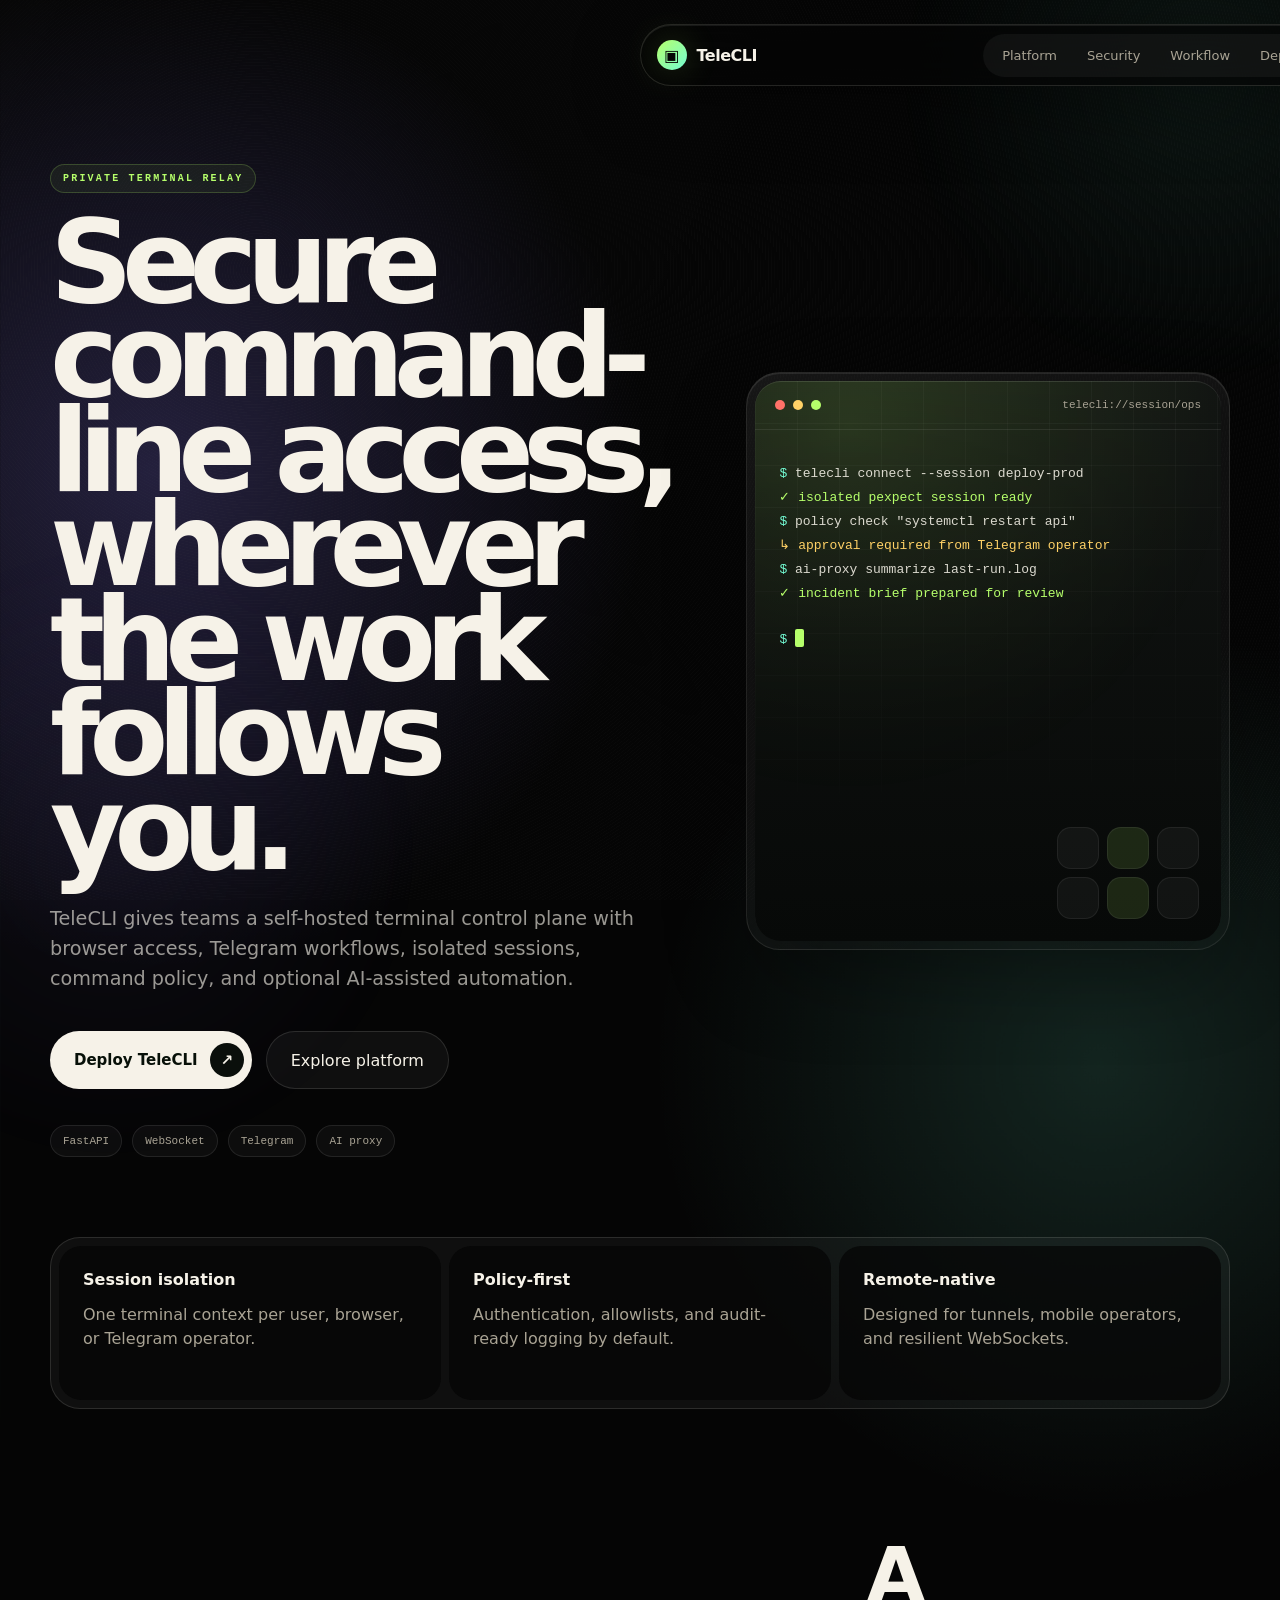
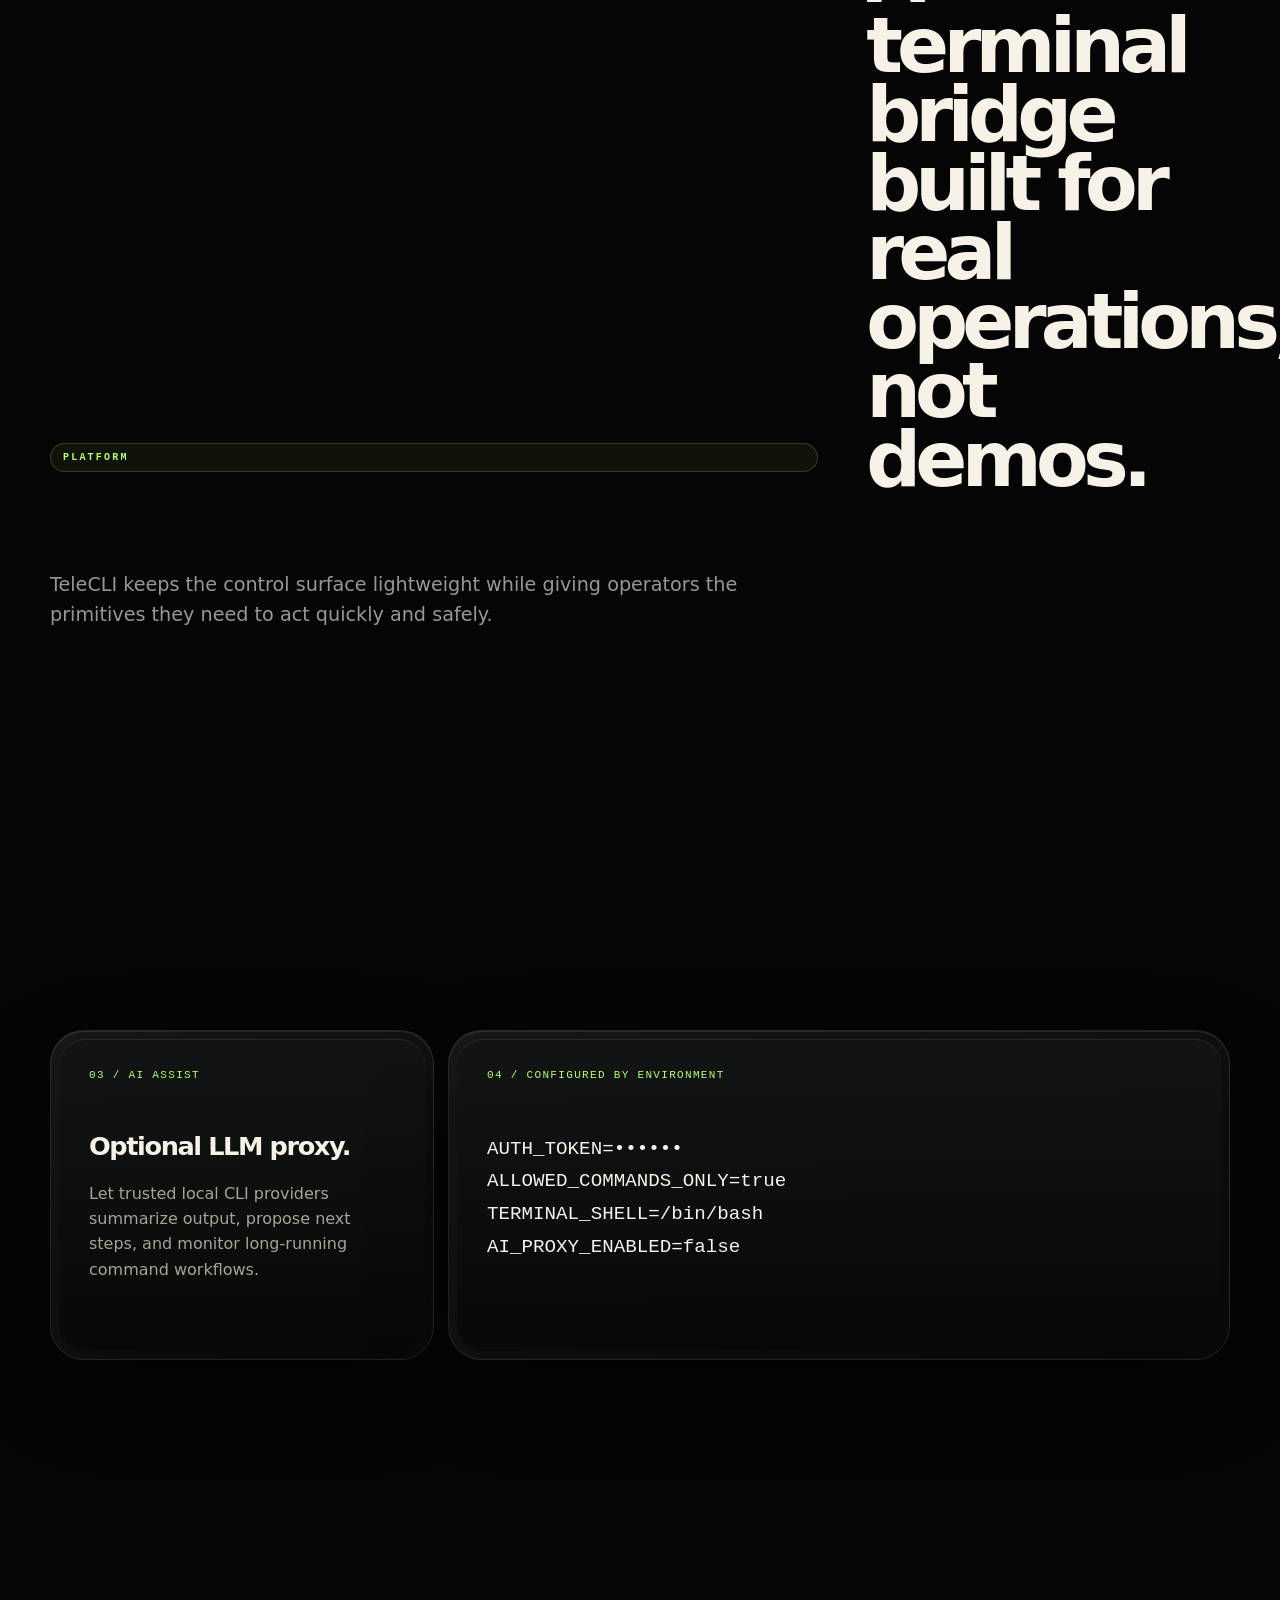
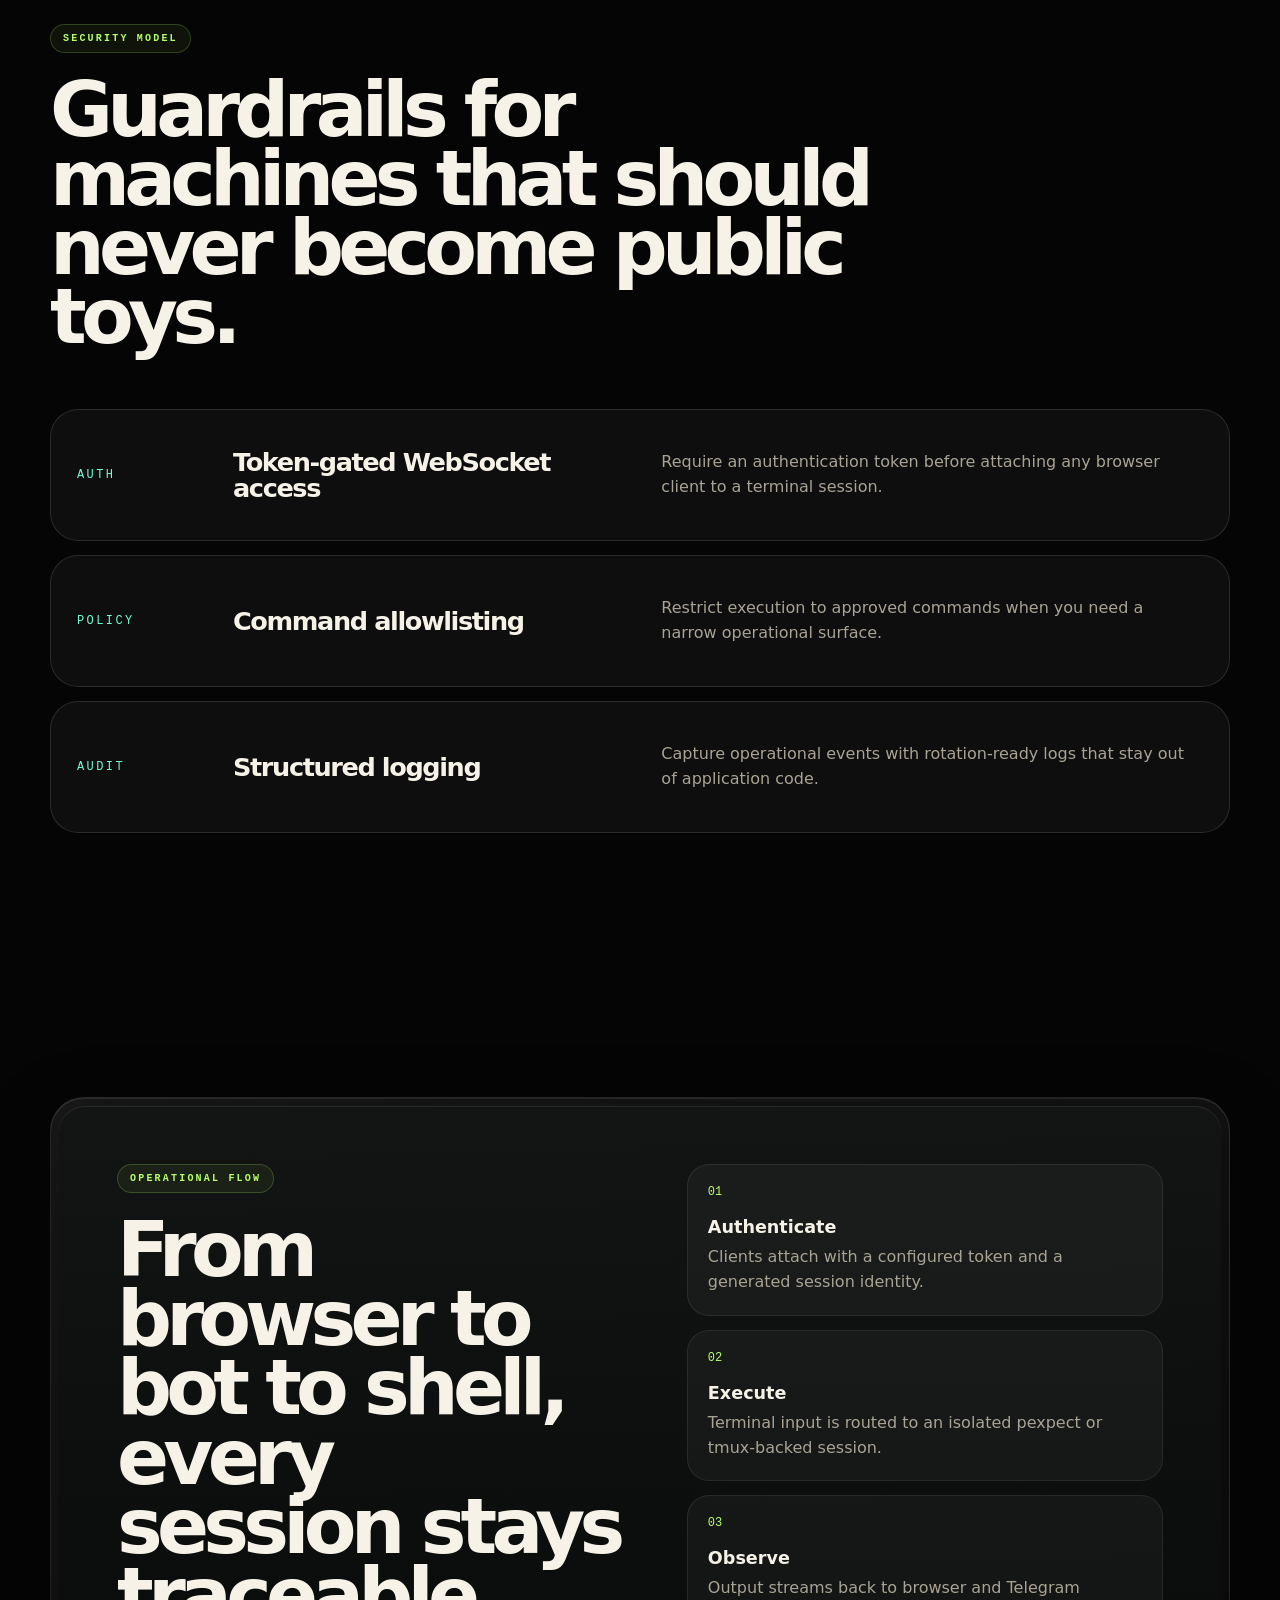
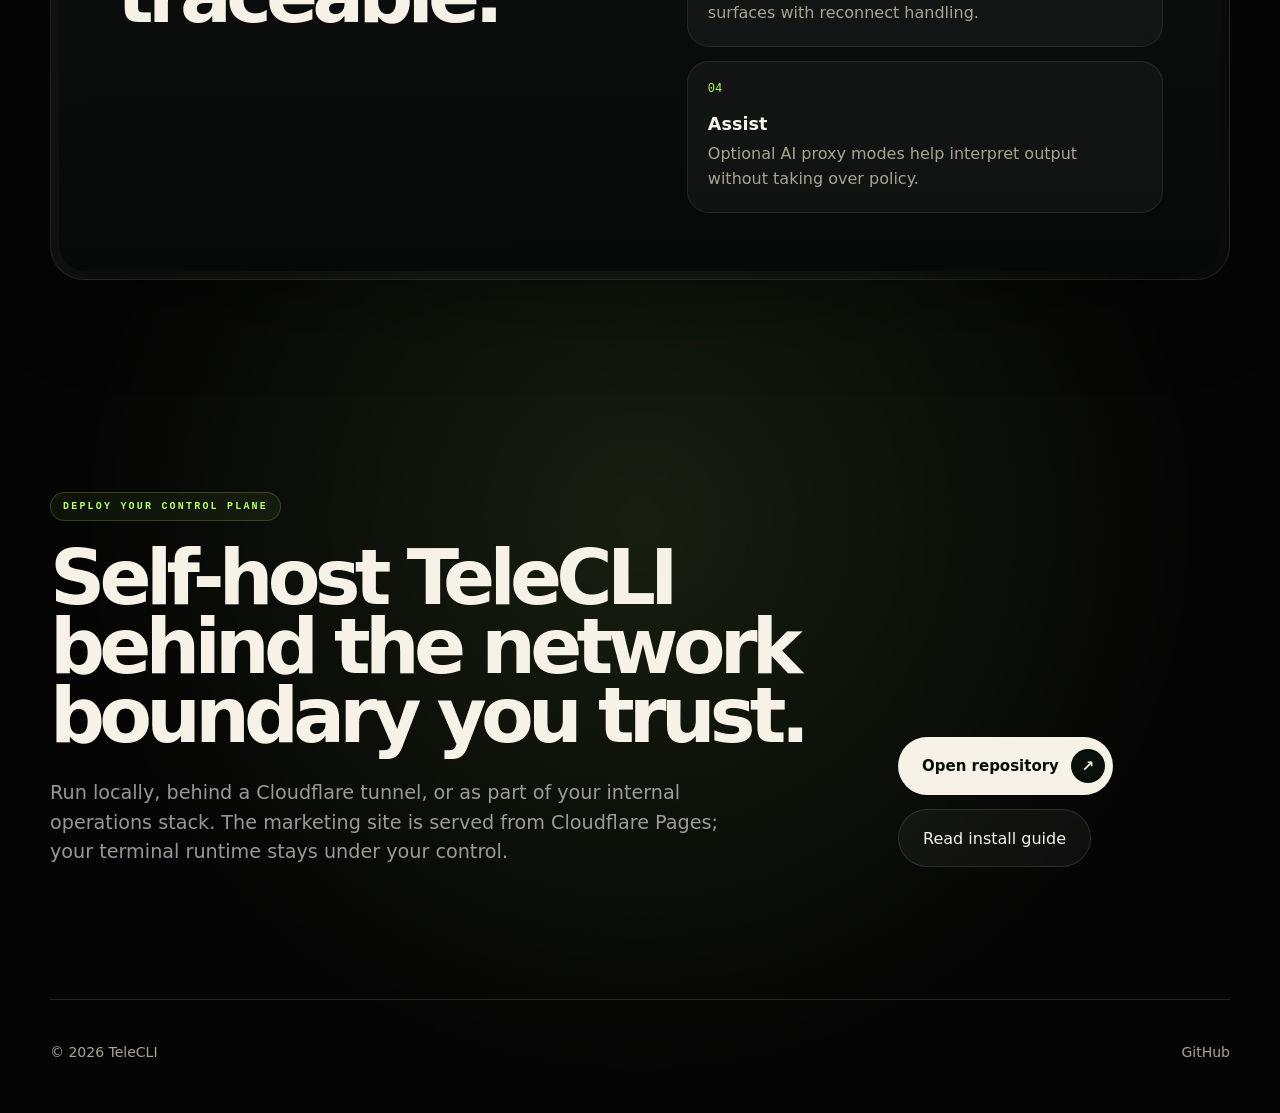
<file: website/index.html>
<!DOCTYPE html>
<html lang="en">

<head>
    <meta charset="UTF-8">
    <meta name="viewport" content="width=device-width, initial-scale=1.0">
    <meta name="description" content="TeleCLI is a private browser and Telegram terminal bridge for secure remote command-line access, isolated sessions, and optional AI-assisted workflows.">
    <meta name="theme-color" content="#050505">
    <meta property="og:title" content="TeleCLI — Secure terminal access from anywhere">
    <meta property="og:description" content="A self-hosted terminal control plane for browser, Telegram, and AI-assisted command workflows.">
    <meta property="og:type" content="website">
    <meta property="og:url" content="https://telecli.org/">
    <meta property="og:image" content="https://telecli.org/og.svg">
    <meta name="twitter:card" content="summary_large_image">
    <link rel="canonical" href="https://telecli.org/">
    <link rel="stylesheet" href="styles.css">
    <title>TeleCLI — Secure terminal access from anywhere</title>
</head>

<body>
    <div class="site-noise" aria-hidden="true"></div>
    <div class="orb orb-one" aria-hidden="true"></div>
    <div class="orb orb-two" aria-hidden="true"></div>

    <header class="nav-shell" data-reveal>
        <a class="brand" href="#top" aria-label="TeleCLI home">
            <span class="brand-mark">▣</span>
            <span>TeleCLI</span>
        </a>
        <nav class="desktop-nav" aria-label="Primary navigation">
            <a href="#platform">Platform</a>
            <a href="#security">Security</a>
            <a href="#workflow">Workflow</a>
            <a href="#deploy">Deploy</a>
        </nav>
        <a class="nav-cta" href="https://github.com/andr-ca/telecli" rel="noreferrer" target="_blank">
            <span>GitHub</span>
            <span class="button-orb" aria-hidden="true">↗</span>
        </a>
        <button class="menu-button" type="button" aria-label="Open navigation" aria-expanded="false" aria-controls="mobile-menu">
            <span></span>
            <span></span>
        </button>
    </header>

    <div class="mobile-menu" id="mobile-menu" aria-hidden="true">
        <a href="#platform">Platform</a>
        <a href="#security">Security</a>
        <a href="#workflow">Workflow</a>
        <a href="#deploy">Deploy</a>
    </div>

    <main id="top">
        <section class="hero section-pad">
            <div class="hero-copy" data-reveal>
                <div class="eyebrow">Private terminal relay</div>
                <h1>Secure command-line access, wherever the work follows you.</h1>
                <p class="hero-lede">TeleCLI gives teams a self-hosted terminal control plane with browser access, Telegram workflows, isolated sessions, command policy, and optional AI-assisted automation.</p>
                <div class="hero-actions">
                    <a class="primary-button" href="https://github.com/andr-ca/telecli" rel="noreferrer" target="_blank">
                        <span>Deploy TeleCLI</span>
                        <span class="button-orb" aria-hidden="true">↗</span>
                    </a>
                    <a class="secondary-button" href="#platform">Explore platform</a>
                </div>
                <div class="trust-row" aria-label="Key platform capabilities">
                    <span>FastAPI</span>
                    <span>WebSocket</span>
                    <span>Telegram</span>
                    <span>AI proxy</span>
                </div>
            </div>

            <div class="hero-device outer-shell" data-reveal>
                <div class="terminal-card inner-core">
                    <div class="terminal-topbar">
                        <span></span>
                        <span></span>
                        <span></span>
                        <strong>telecli://session/ops</strong>
                    </div>
                    <div class="terminal-body" aria-label="TeleCLI terminal preview">
                        <p><span class="muted">$</span> telecli connect --session deploy-prod</p>
                        <p class="line-ok">✓ isolated pexpect session ready</p>
                        <p><span class="muted">$</span> policy check "systemctl restart api"</p>
                        <p class="line-warn">↳ approval required from Telegram operator</p>
                        <p><span class="muted">$</span> ai-proxy summarize last-run.log</p>
                        <p class="line-ok">✓ incident brief prepared for review</p>
                        <p class="cursor-line"><span class="muted">$</span> <span class="cursor"></span></p>
                    </div>
                    <div class="signal-grid" aria-hidden="true">
                        <span></span><span></span><span></span><span></span><span></span><span></span>
                    </div>
                </div>
            </div>
        </section>

        <section class="metric-strip" aria-label="TeleCLI highlights" data-reveal>
            <div>
                <strong>Session isolation</strong>
                <span>One terminal context per user, browser, or Telegram operator.</span>
            </div>
            <div>
                <strong>Policy-first</strong>
                <span>Authentication, allowlists, and audit-ready logging by default.</span>
            </div>
            <div>
                <strong>Remote-native</strong>
                <span>Designed for tunnels, mobile operators, and resilient WebSockets.</span>
            </div>
        </section>

        <section class="platform section-pad" id="platform">
            <div class="section-heading" data-reveal>
                <div class="eyebrow">Platform</div>
                <h2>A terminal bridge built for real operations, not demos.</h2>
                <p>TeleCLI keeps the control surface lightweight while giving operators the primitives they need to act quickly and safely.</p>
            </div>

            <div class="bento-grid">
                <article class="feature-card outer-shell span-large" data-reveal>
                    <div class="inner-core">
                        <span class="feature-kicker">01 / Browser console</span>
                        <h3>Full web terminal with persistent session state.</h3>
                        <p>Launch, resize, reset, and reconnect terminals through a responsive WebSocket UI that preserves context through mobile and tunnel interruptions.</p>
                    </div>
                </article>
                <article class="feature-card outer-shell" data-reveal>
                    <div class="inner-core">
                        <span class="feature-kicker">02 / Telegram ops</span>
                        <h3>Operate from chat.</h3>
                        <p>Route commands, receive output, and manage sessions from Telegram when a browser is not the fastest surface.</p>
                    </div>
                </article>
                <article class="feature-card outer-shell" data-reveal>
                    <div class="inner-core">
                        <span class="feature-kicker">03 / AI assist</span>
                        <h3>Optional LLM proxy.</h3>
                        <p>Let trusted local CLI providers summarize output, propose next steps, and monitor long-running command workflows.</p>
                    </div>
                </article>
                <article class="feature-card outer-shell span-wide" data-reveal>
                    <div class="inner-core code-panel">
                        <span class="feature-kicker">04 / Configured by environment</span>
                        <pre><code>AUTH_TOKEN=••••••
ALLOWED_COMMANDS_ONLY=true
TERMINAL_SHELL=/bin/bash
AI_PROXY_ENABLED=false</code></pre>
                    </div>
                </article>
            </div>
        </section>

        <section class="security section-pad" id="security">
            <div class="section-heading narrow" data-reveal>
                <div class="eyebrow">Security model</div>
                <h2>Guardrails for machines that should never become public toys.</h2>
            </div>
            <div class="security-stack">
                <div class="security-item" data-reveal>
                    <span>Auth</span>
                    <h3>Token-gated WebSocket access</h3>
                    <p>Require an authentication token before attaching any browser client to a terminal session.</p>
                </div>
                <div class="security-item" data-reveal>
                    <span>Policy</span>
                    <h3>Command allowlisting</h3>
                    <p>Restrict execution to approved commands when you need a narrow operational surface.</p>
                </div>
                <div class="security-item" data-reveal>
                    <span>Audit</span>
                    <h3>Structured logging</h3>
                    <p>Capture operational events with rotation-ready logs that stay out of application code.</p>
                </div>
            </div>
        </section>

        <section class="workflow section-pad" id="workflow">
            <div class="workflow-card outer-shell" data-reveal>
                <div class="inner-core workflow-inner">
                    <div>
                        <div class="eyebrow">Operational flow</div>
                        <h2>From browser to bot to shell, every session stays traceable.</h2>
                    </div>
                    <ol class="steps">
                        <li><span>01</span><strong>Authenticate</strong><p>Clients attach with a configured token and a generated session identity.</p></li>
                        <li><span>02</span><strong>Execute</strong><p>Terminal input is routed to an isolated pexpect or tmux-backed session.</p></li>
                        <li><span>03</span><strong>Observe</strong><p>Output streams back to browser and Telegram surfaces with reconnect handling.</p></li>
                        <li><span>04</span><strong>Assist</strong><p>Optional AI proxy modes help interpret output without taking over policy.</p></li>
                    </ol>
                </div>
            </div>
        </section>

        <section class="deploy section-pad" id="deploy">
            <div class="deploy-copy" data-reveal>
                <div class="eyebrow">Deploy your control plane</div>
                <h2>Self-host TeleCLI behind the network boundary you trust.</h2>
                <p>Run locally, behind a Cloudflare tunnel, or as part of your internal operations stack. The marketing site is served from Cloudflare Pages; your terminal runtime stays under your control.</p>
            </div>
            <div class="deploy-actions" data-reveal>
                <a class="primary-button" href="https://github.com/andr-ca/telecli" rel="noreferrer" target="_blank">
                    <span>Open repository</span>
                    <span class="button-orb" aria-hidden="true">↗</span>
                </a>
                <a class="secondary-button" href="https://github.com/andr-ca/telecli#installation" rel="noreferrer" target="_blank">Read install guide</a>
            </div>
        </section>
    </main>

    <footer class="site-footer">
        <span>© 2026 TeleCLI</span>
        <a href="https://github.com/andr-ca/telecli" rel="noreferrer" target="_blank">GitHub</a>
    </footer>

    <script src="main.js" defer></script>
</body>

</html>
</file>
<file: website/styles.css>
:root {
    color-scheme: dark;
    --bg: #050505;
    --ink: #f6f2e8;
    --muted: #a9a394;
    --faint: rgba(246, 242, 232, 0.62);
    --line: rgba(246, 242, 232, 0.12);
    --line-strong: rgba(246, 242, 232, 0.22);
    --panel: rgba(13, 15, 14, 0.78);
    --panel-deep: #090b0a;
    --accent: #b6ff6b;
    --accent-2: #73fbd3;
    --violet: #8d7cff;
    --ease-out: cubic-bezier(0.32, 0.72, 0, 1);
    --radius-xl: 34px;
    --radius-lg: 26px;
    --max: 1180px;
}

* {
    box-sizing: border-box;
}

html {
    scroll-behavior: smooth;
}

body {
    margin: 0;
    min-height: 100dvh;
    background:
        radial-gradient(circle at 12% 8%, rgba(141, 124, 255, 0.22), transparent 31rem),
        radial-gradient(circle at 86% 18%, rgba(115, 251, 211, 0.13), transparent 28rem),
        radial-gradient(circle at 50% 90%, rgba(182, 255, 107, 0.1), transparent 35rem),
        var(--bg);
    color: var(--ink);
    font-family: "Space Grotesk", "Trebuchet MS", "Gill Sans", system-ui, sans-serif;
    overflow-x: hidden;
}

body.menu-open {
    overflow: hidden;
}

a {
    color: inherit;
    text-decoration: none;
}

button,
a {
    -webkit-tap-highlight-color: transparent;
}

.site-noise {
    position: fixed;
    inset: 0;
    z-index: 0;
    pointer-events: none;
    opacity: 0.055;
    background-image:
        linear-gradient(115deg, rgba(255, 255, 255, 0.08), transparent 48%),
        repeating-radial-gradient(circle at 20% 30%, rgba(255, 255, 255, 0.22) 0 0.45px, transparent 0.8px 2.8px);
    mix-blend-mode: screen;
}

.orb {
    position: fixed;
    z-index: 0;
    pointer-events: none;
    width: 42rem;
    height: 42rem;
    border-radius: 999px;
    opacity: 0.32;
    filter: blur(12px);
    transform: translate3d(0, 0, 0);
}

.orb-one {
    top: -16rem;
    right: -16rem;
    background: radial-gradient(circle, rgba(115, 251, 211, 0.22), transparent 66%);
}

.orb-two {
    bottom: -18rem;
    left: -14rem;
    background: radial-gradient(circle, rgba(141, 124, 255, 0.2), transparent 68%);
}

.nav-shell {
    position: fixed;
    top: 24px;
    left: 50%;
    z-index: 20;
    transform: translateX(-50%);
    width: min(calc(100% - 32px), 1040px);
    display: flex;
    align-items: center;
    justify-content: space-between;
    gap: 18px;
    padding: 8px 8px 8px 16px;
    border: 1px solid rgba(246, 242, 232, 0.13);
    border-radius: 999px;
    background: rgba(5, 5, 5, 0.68);
    backdrop-filter: blur(22px);
    box-shadow: inset 0 1px 0 rgba(255, 255, 255, 0.08), 0 20px 70px rgba(0, 0, 0, 0.36);
}

.brand,
.desktop-nav,
.nav-cta,
.menu-button {
    position: relative;
    z-index: 2;
}

.brand {
    display: inline-flex;
    align-items: center;
    gap: 10px;
    font-weight: 700;
    letter-spacing: -0.03em;
}

.brand-mark {
    display: grid;
    place-items: center;
    width: 30px;
    height: 30px;
    border-radius: 50%;
    color: var(--bg);
    background: linear-gradient(135deg, var(--accent), var(--accent-2));
    box-shadow: 0 0 34px rgba(182, 255, 107, 0.2);
}

.desktop-nav {
    display: inline-flex;
    align-items: center;
    gap: 2px;
    padding: 5px;
    border-radius: 999px;
    background: rgba(255, 255, 255, 0.045);
}

.desktop-nav a {
    padding: 9px 14px;
    border-radius: 999px;
    color: var(--muted);
    font-size: 13px;
    transition: color 520ms var(--ease-out), background 520ms var(--ease-out), transform 520ms var(--ease-out);
}

.desktop-nav a:hover {
    color: var(--ink);
    background: rgba(255, 255, 255, 0.07);
    transform: translateY(-1px);
}

.nav-cta,
.primary-button,
.secondary-button {
    display: inline-flex;
    align-items: center;
    justify-content: center;
    border-radius: 999px;
    transition: transform 620ms var(--ease-out), border-color 620ms var(--ease-out), background 620ms var(--ease-out), color 620ms var(--ease-out);
}

.nav-cta,
.primary-button {
    gap: 12px;
    color: #071008;
    background: var(--ink);
    font-weight: 700;
}

.nav-cta {
    min-height: 44px;
    padding: 5px 6px 5px 18px;
    font-size: 13px;
}

.button-orb {
    display: grid;
    place-items: center;
    width: 34px;
    height: 34px;
    border-radius: 50%;
    color: var(--ink);
    background: #0a0f0b;
    transition: transform 620ms var(--ease-out), background 620ms var(--ease-out);
}

.nav-cta:hover,
.primary-button:hover {
    transform: translateY(-2px);
}

.nav-cta:hover .button-orb,
.primary-button:hover .button-orb {
    transform: translate3d(3px, -1px, 0) scale(1.06);
    background: #142014;
}

.nav-cta:active,
.primary-button:active,
.secondary-button:active {
    transform: scale(0.985);
}

.menu-button {
    display: none;
    width: 44px;
    height: 44px;
    border: 0;
    border-radius: 999px;
    background: rgba(255, 255, 255, 0.08);
    cursor: pointer;
}

.menu-button span {
    position: absolute;
    left: 13px;
    width: 18px;
    height: 1.5px;
    border-radius: 999px;
    background: var(--ink);
    transition: transform 620ms var(--ease-out), top 620ms var(--ease-out);
}

.menu-button span:first-child {
    top: 17px;
}

.menu-button span:last-child {
    top: 26px;
}

.menu-open .menu-button span:first-child {
    top: 22px;
    transform: rotate(45deg);
}

.menu-open .menu-button span:last-child {
    top: 22px;
    transform: rotate(-45deg);
}

.mobile-menu {
    position: fixed;
    inset: 0;
    z-index: 15;
    display: grid;
    align-content: center;
    justify-items: center;
    gap: 22px;
    padding: 120px 24px 48px;
    background: rgba(5, 5, 5, 0.86);
    backdrop-filter: blur(24px);
    opacity: 0;
    pointer-events: none;
    transform: translateY(-10px);
    transition: opacity 620ms var(--ease-out), transform 620ms var(--ease-out);
}

.mobile-menu a {
    font-size: clamp(2.2rem, 12vw, 4.8rem);
    letter-spacing: -0.08em;
    font-weight: 700;
    opacity: 0;
    transform: translateY(36px);
    transition: opacity 760ms var(--ease-out), transform 760ms var(--ease-out);
}

.menu-open .mobile-menu {
    opacity: 1;
    pointer-events: auto;
    transform: translateY(0);
}

.menu-open .mobile-menu a {
    opacity: 1;
    transform: translateY(0);
}

.menu-open .mobile-menu a:nth-child(2) { transition-delay: 80ms; }
.menu-open .mobile-menu a:nth-child(3) { transition-delay: 140ms; }
.menu-open .mobile-menu a:nth-child(4) { transition-delay: 200ms; }

main,
.site-footer {
    position: relative;
    z-index: 1;
}

.section-pad {
    width: min(calc(100% - 48px), var(--max));
    margin: 0 auto;
    padding: 132px 0;
}

.hero {
    min-height: 100dvh;
    display: grid;
    grid-template-columns: minmax(0, 1.02fr) minmax(360px, 0.78fr);
    align-items: center;
    gap: 64px;
    padding-top: 164px;
}

.eyebrow {
    display: inline-flex;
    align-items: center;
    gap: 8px;
    margin-bottom: 22px;
    padding: 8px 12px;
    border: 1px solid rgba(182, 255, 107, 0.2);
    border-radius: 999px;
    color: var(--accent);
    background: rgba(182, 255, 107, 0.06);
    font-family: "IBM Plex Mono", "SFMono-Regular", "Cascadia Mono", ui-monospace, monospace;
    font-size: 10px;
    font-weight: 600;
    letter-spacing: 0.22em;
    text-transform: uppercase;
}

h1,
h2,
h3,
p {
    margin: 0;
}

h1 {
    max-width: 820px;
    font-size: clamp(4.1rem, 9vw, 8.9rem);
    line-height: 0.82;
    letter-spacing: -0.095em;
}

h2 {
    font-size: clamp(2.7rem, 6vw, 6.3rem);
    line-height: 0.9;
    letter-spacing: -0.075em;
}

h3 {
    font-size: clamp(1.35rem, 2vw, 2rem);
    line-height: 1.02;
    letter-spacing: -0.055em;
}

.hero-lede,
.section-heading p,
.deploy-copy p {
    max-width: 690px;
    margin-top: 28px;
    color: var(--faint);
    font-size: clamp(1.05rem, 1.5vw, 1.34rem);
    line-height: 1.55;
}

.hero-actions,
.deploy-actions {
    display: flex;
    flex-wrap: wrap;
    gap: 14px;
    margin-top: 38px;
}

.primary-button {
    min-height: 58px;
    padding: 7px 8px 7px 24px;
    font-size: 15px;
}

.secondary-button {
    min-height: 58px;
    padding: 0 24px;
    border: 1px solid var(--line);
    color: var(--ink);
    background: rgba(255, 255, 255, 0.045);
}

.secondary-button:hover {
    border-color: var(--line-strong);
    background: rgba(255, 255, 255, 0.075);
    transform: translateY(-2px);
}

.trust-row {
    display: flex;
    flex-wrap: wrap;
    gap: 10px;
    margin-top: 36px;
}

.trust-row span {
    padding: 9px 12px;
    border: 1px solid rgba(255, 255, 255, 0.09);
    border-radius: 999px;
    color: var(--muted);
    background: rgba(255, 255, 255, 0.035);
    font-family: "IBM Plex Mono", "SFMono-Regular", "Cascadia Mono", ui-monospace, monospace;
    font-size: 11px;
}

.outer-shell {
    border: 1px solid rgba(246, 242, 232, 0.11);
    border-radius: var(--radius-xl);
    padding: 8px;
    background: linear-gradient(145deg, rgba(255, 255, 255, 0.08), rgba(255, 255, 255, 0.025));
    box-shadow: inset 0 1px 0 rgba(255, 255, 255, 0.09);
}

.inner-core {
    height: 100%;
    border-radius: calc(var(--radius-xl) - 8px);
    background: linear-gradient(180deg, rgba(18, 21, 19, 0.94), rgba(7, 9, 8, 0.98));
    box-shadow: inset 0 1px 0 rgba(255, 255, 255, 0.09), 0 30px 90px rgba(0, 0, 0, 0.32);
}

.hero-device {
    transform: rotate(2.2deg);
}

.terminal-card {
    position: relative;
    overflow: hidden;
    min-height: 560px;
}

.terminal-card::before {
    content: "";
    position: absolute;
    inset: 0;
    background:
        radial-gradient(circle at 20% 8%, rgba(182, 255, 107, 0.16), transparent 24rem),
        linear-gradient(rgba(255, 255, 255, 0.035) 1px, transparent 1px),
        linear-gradient(90deg, rgba(255, 255, 255, 0.032) 1px, transparent 1px);
    background-size: auto, 42px 42px, 42px 42px;
    mask-image: linear-gradient(to bottom, black, transparent 88%);
}

.terminal-topbar {
    position: relative;
    display: flex;
    align-items: center;
    gap: 8px;
    padding: 18px 20px;
    border-bottom: 1px solid rgba(255, 255, 255, 0.08);
    color: var(--muted);
    font-family: "IBM Plex Mono", "SFMono-Regular", "Cascadia Mono", ui-monospace, monospace;
    font-size: 11px;
}

.terminal-topbar span {
    width: 10px;
    height: 10px;
    border-radius: 999px;
    background: rgba(255, 255, 255, 0.18);
}

.terminal-topbar span:first-child { background: #ff7168; }
.terminal-topbar span:nth-child(2) { background: #ffd166; }
.terminal-topbar span:nth-child(3) { background: var(--accent); }
.terminal-topbar strong { margin-left: auto; font-weight: 500; }

.terminal-body {
    position: relative;
    padding: 32px 24px;
    font-family: "IBM Plex Mono", "SFMono-Regular", "Cascadia Mono", ui-monospace, monospace;
    font-size: 13px;
    line-height: 1.85;
}

.terminal-body p {
    color: rgba(246, 242, 232, 0.88);
}

.terminal-body .muted {
    color: var(--accent-2);
}

.line-ok {
    color: var(--accent) !important;
}

.line-warn {
    color: #ffd166 !important;
}

.cursor-line {
    margin-top: 22px;
}

.cursor {
    display: inline-block;
    width: 9px;
    height: 18px;
    vertical-align: -4px;
    border-radius: 2px;
    background: var(--accent);
    animation: blink 1.1s steps(2, start) infinite;
}

@keyframes blink {
    50% { opacity: 0; }
}

.signal-grid {
    position: absolute;
    right: 22px;
    bottom: 22px;
    display: grid;
    grid-template-columns: repeat(3, 42px);
    gap: 8px;
}

.signal-grid span {
    height: 42px;
    border-radius: 14px;
    background: rgba(255, 255, 255, 0.045);
    border: 1px solid rgba(255, 255, 255, 0.065);
}

.signal-grid span:nth-child(2),
.signal-grid span:nth-child(5) {
    background: rgba(182, 255, 107, 0.12);
}

.metric-strip {
    width: min(calc(100% - 48px), var(--max));
    margin: -52px auto 0;
    display: grid;
    grid-template-columns: repeat(3, 1fr);
    gap: 8px;
    border: 1px solid var(--line);
    border-radius: 30px;
    padding: 8px;
    background: rgba(255, 255, 255, 0.045);
}

.metric-strip div {
    min-height: 154px;
    padding: 24px;
    border-radius: 22px;
    background: rgba(5, 5, 5, 0.72);
}

.metric-strip strong {
    display: block;
    font-size: 1rem;
}

.metric-strip span {
    display: block;
    margin-top: 14px;
    color: var(--muted);
    line-height: 1.45;
}

.section-heading {
    display: grid;
    grid-template-columns: minmax(0, 0.95fr) minmax(280px, 0.45fr);
    align-items: end;
    gap: 48px;
    margin-bottom: 56px;
}

.section-heading.narrow {
    display: block;
    max-width: 860px;
}

.bento-grid {
    display: grid;
    grid-template-columns: repeat(12, 1fr);
    gap: 14px;
}

.feature-card {
    grid-column: span 4;
    min-height: 330px;
}

.feature-card.span-large {
    grid-column: span 8;
}

.feature-card.span-wide {
    grid-column: span 8;
    min-height: 270px;
}

.feature-card .inner-core {
    padding: 30px;
}

.feature-kicker {
    display: block;
    margin-bottom: 52px;
    color: var(--accent);
    font-family: "IBM Plex Mono", "SFMono-Regular", "Cascadia Mono", ui-monospace, monospace;
    font-size: 11px;
    letter-spacing: 0.12em;
    text-transform: uppercase;
}

.feature-card p {
    margin-top: 22px;
    color: var(--muted);
    line-height: 1.58;
}

.code-panel pre {
    margin: 0;
    color: var(--ink);
    font-family: "IBM Plex Mono", "SFMono-Regular", "Cascadia Mono", ui-monospace, monospace;
    font-size: clamp(1rem, 1.5vw, 1.34rem);
    line-height: 1.7;
    white-space: pre-wrap;
}

.security-stack {
    margin-top: 58px;
    display: grid;
    gap: 14px;
}

.security-item {
    display: grid;
    grid-template-columns: 130px minmax(230px, 0.52fr) minmax(260px, 0.7fr);
    gap: 26px;
    align-items: center;
    min-height: 132px;
    padding: 26px;
    border: 1px solid var(--line);
    border-radius: 28px;
    background: rgba(255, 255, 255, 0.04);
    transition: transform 700ms var(--ease-out), background 700ms var(--ease-out), border-color 700ms var(--ease-out);
}

.security-item:hover {
    transform: translateX(8px);
    border-color: var(--line-strong);
    background: rgba(255, 255, 255, 0.065);
}

.security-item span {
    color: var(--accent-2);
    font-family: "IBM Plex Mono", "SFMono-Regular", "Cascadia Mono", ui-monospace, monospace;
    font-size: 12px;
    text-transform: uppercase;
    letter-spacing: 0.2em;
}

.security-item p,
.steps p {
    color: var(--muted);
    line-height: 1.55;
}

.workflow-card .inner-core {
    padding: clamp(28px, 5vw, 58px);
}

.workflow-inner {
    display: grid;
    grid-template-columns: minmax(0, 0.78fr) minmax(360px, 0.72fr);
    gap: 54px;
}

.steps {
    display: grid;
    gap: 14px;
    margin: 0;
    padding: 0;
    list-style: none;
}

.steps li {
    padding: 20px;
    border: 1px solid rgba(255, 255, 255, 0.08);
    border-radius: 22px;
    background: rgba(255, 255, 255, 0.04);
}

.steps span {
    display: block;
    margin-bottom: 18px;
    color: var(--accent);
    font-family: "IBM Plex Mono", "SFMono-Regular", "Cascadia Mono", ui-monospace, monospace;
    font-size: 12px;
}

.steps strong {
    display: block;
    margin-bottom: 8px;
    font-size: 1.1rem;
}

.deploy {
    display: flex;
    align-items: flex-end;
    justify-content: space-between;
    gap: 48px;
    padding-top: 80px;
}

.deploy-copy {
    max-width: 800px;
}

.site-footer {
    width: min(calc(100% - 48px), var(--max));
    margin: 0 auto;
    padding: 44px 0 52px;
    display: flex;
    align-items: center;
    justify-content: space-between;
    border-top: 1px solid var(--line);
    color: var(--muted);
    font-size: 14px;
}

[data-reveal] {
    opacity: 0;
    transform: translateY(48px);
    transition: opacity 880ms var(--ease-out), transform 880ms var(--ease-out);
}

[data-reveal].is-visible {
    opacity: 1;
    transform: translateY(0);
}

@media (prefers-reduced-motion: reduce) {
    html {
        scroll-behavior: auto;
    }

    *,
    *::before,
    *::after {
        animation-duration: 0.01ms !important;
        animation-iteration-count: 1 !important;
        transition-duration: 0.01ms !important;
        scroll-behavior: auto !important;
    }
}

@media (max-width: 980px) {
    .desktop-nav,
    .nav-cta {
        display: none;
    }

    .menu-button {
        display: inline-block;
    }

    .hero,
    .section-heading,
    .workflow-inner,
    .deploy {
        grid-template-columns: 1fr;
        display: grid;
    }

    .hero {
        gap: 34px;
    }

    .hero-device {
        transform: none;
    }

    .metric-strip,
    .bento-grid {
        grid-template-columns: 1fr;
    }

    .feature-card,
    .feature-card.span-large,
    .feature-card.span-wide {
        grid-column: 1;
    }

    .security-item {
        grid-template-columns: 1fr;
        align-items: start;
    }
}

@media (max-width: 680px) {
    .nav-shell,
    .section-pad,
    .metric-strip,
    .site-footer {
        width: min(calc(100% - 28px), var(--max));
    }

    .section-pad {
        padding: 92px 0;
    }

    .hero {
        padding-top: 138px;
    }

    h1 {
        font-size: clamp(3.5rem, 19vw, 5.8rem);
    }

    .hero-lede,
    .section-heading p,
    .deploy-copy p {
        font-size: 1rem;
    }

    .primary-button,
    .secondary-button {
        width: 100%;
    }

    .terminal-card {
        min-height: 470px;
    }

    .terminal-body {
        padding: 24px 18px;
        font-size: 11px;
    }

    .terminal-topbar strong {
        display: none;
    }

    .signal-grid {
        grid-template-columns: repeat(3, 30px);
    }

    .signal-grid span {
        height: 30px;
        border-radius: 10px;
    }

    .metric-strip {
        margin-top: 0;
    }

    .feature-kicker {
        margin-bottom: 34px;
    }

    .site-footer {
        flex-direction: column;
        align-items: flex-start;
        gap: 14px;
    }
}
</file>
